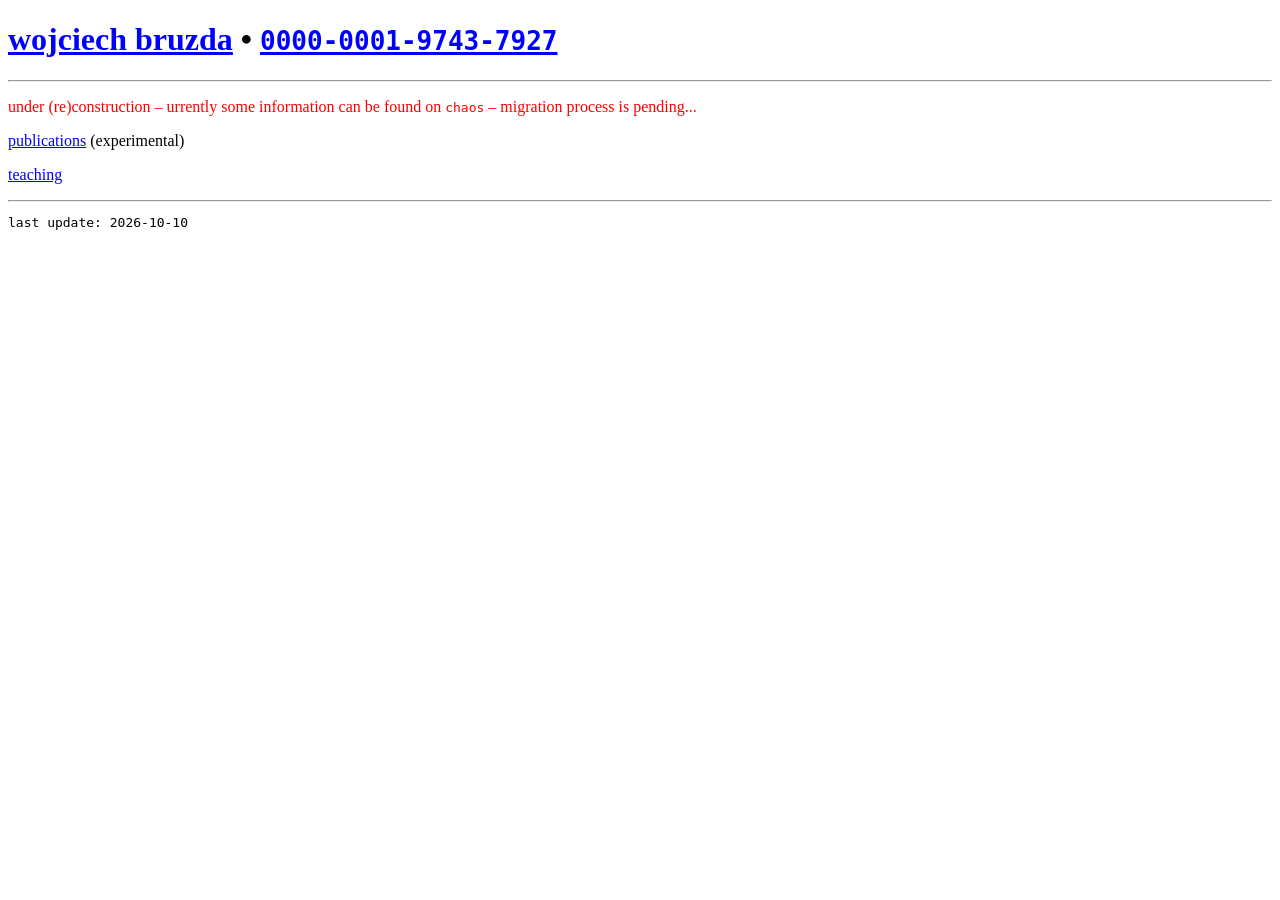
<file: index.html>
<!DOCTYPE html>
<html lang="en">
<head>
<title>wojciech bruzda (CFT PAN)</title>
<meta charset="UTF-8">
<link rel="stylesheet" href="index.css">
<!--base target="_blank"-->
</head>

<body>
<h1><a href="index.html">wojciech bruzda</a> &bull; <a href="https://orcid.org/0000-0001-9743-7927" target="_blank"><code>0000-0001-9743-7927</code></a> <!--&bull; <a href="https://www.webofscience.com/wos/author/record/KHW-7897-2024" target="_blank">WoS</a--></h1>

<hr>
<p class="alert">under (re)construction &ndash; urrently some information can be found on <code>chaos</code> &ndash; migration process is pending...</p>
<p><a href="publication_list.html">publications</a> (experimental)</p>
<p><a href="https://wojtek.cft.edu.pl/teaching">teaching</a></p>
<!--p>conferences</p-->
<hr>
<p id="last-update">last update: 2026-10-10</p>


  
</body>
</html>
</file>
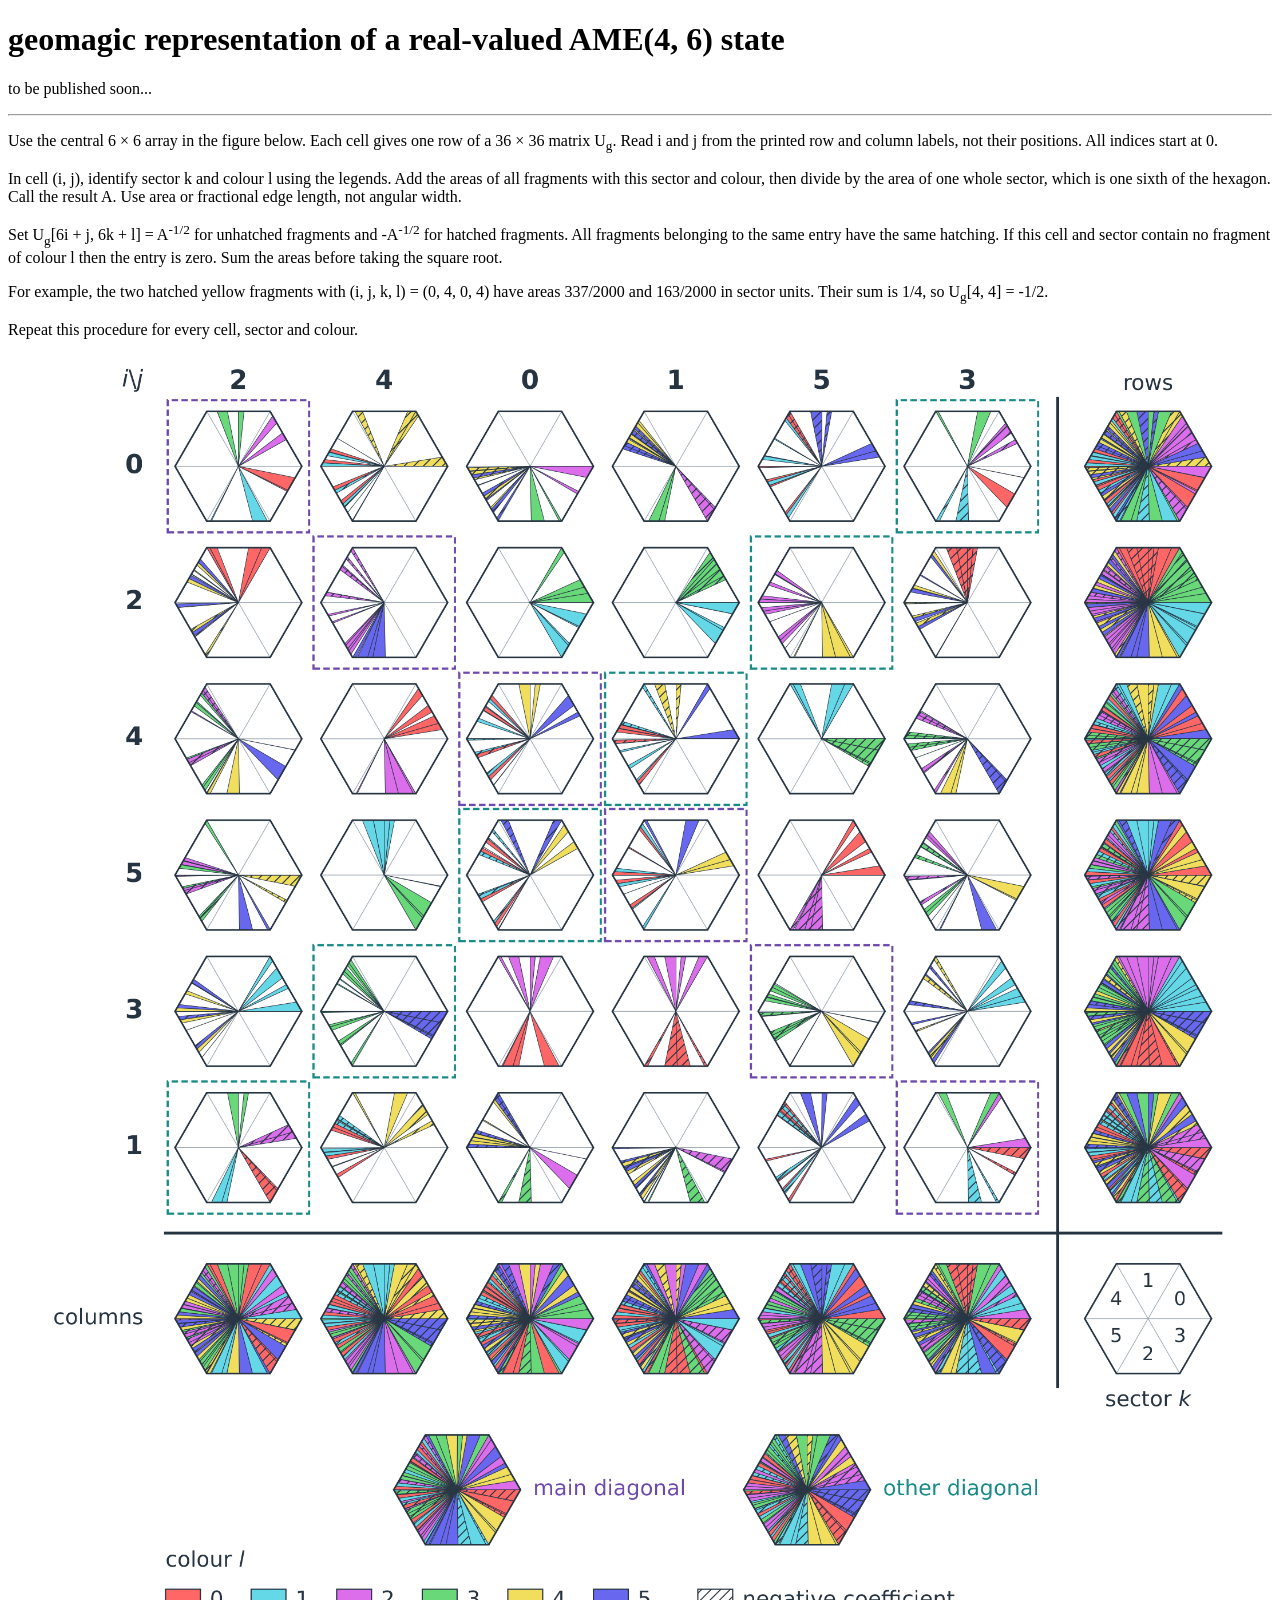
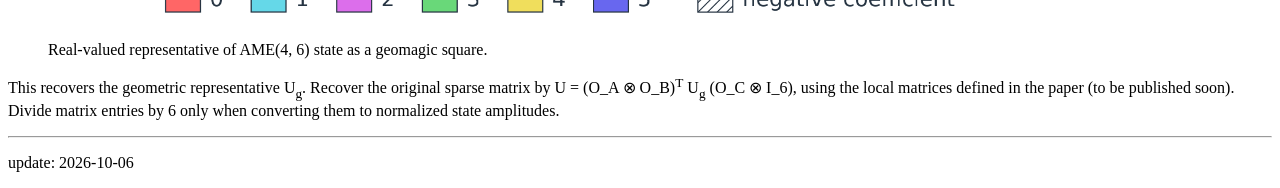
<file: AME46_geomagic.html>
<!DOCTYPE html>
<title>wojciech bruzda</title>
<meta charset="UTF-8">
<base target="_blank">
<style>
img{max-width:100%;}
</style>

<h1>geomagic representation of a real-valued AME(4, 6) state</h1>
<p>to be published soon...</p>
<hr>

<p>Use the central 6 &times; 6 array in the figure below. Each cell gives one row of a 36 &times; 36 matrix U<sub>g</sub>. Read i and j from the printed row and column labels, not their positions. All indices start at 0.</p>

<p>In cell (i, j), identify sector k and colour l using the legends. Add the areas of all fragments with this sector and colour, then divide by the area of one whole sector, which is one sixth of the hexagon. Call the result A. Use area or fractional edge length, not angular width.</p>

<p>Set U<sub>g</sub>[6i + j, 6k + l] = A<sup>-1/2</sup> for unhatched fragments and -A<sup>-1/2</sup> for hatched fragments. All fragments belonging to the same entry have the same hatching. If this cell and sector contain no fragment of colour l then the entry is zero. Sum the areas before taking the square root.</p>

<p>For example, the two hatched yellow fragments with (i, j, k, l) = (0, 4, 0, 4) have areas 337/2000 and 163/2000 in sector units. Their sum is 1/4, so U<sub>g</sub>[4, 4] = -1/2.</p>

<p>Repeat this procedure for every cell, sector and colour.</p>

<figure>
    <img src="AME46_geomagic_01.png" alt="real-valued representative of AME(4, 6) state as a geomagic square">
    <figcaption>
        Real-valued representative of AME(4, 6) state as a geomagic square.
    </figcaption>
</figure>

<p>This recovers the geometric representative U<sub>g</sub>. Recover the original sparse matrix by U = (O_A &otimes; O_B)<sup>T</sup> U<sub>g</sub> (O_C &otimes; I_6), using the local matrices defined in the paper (to be published soon). Divide matrix entries by 6 only when converting them to normalized state amplitudes.</p>

<hr>

<p>update: 2026-10-06</p>
</file>
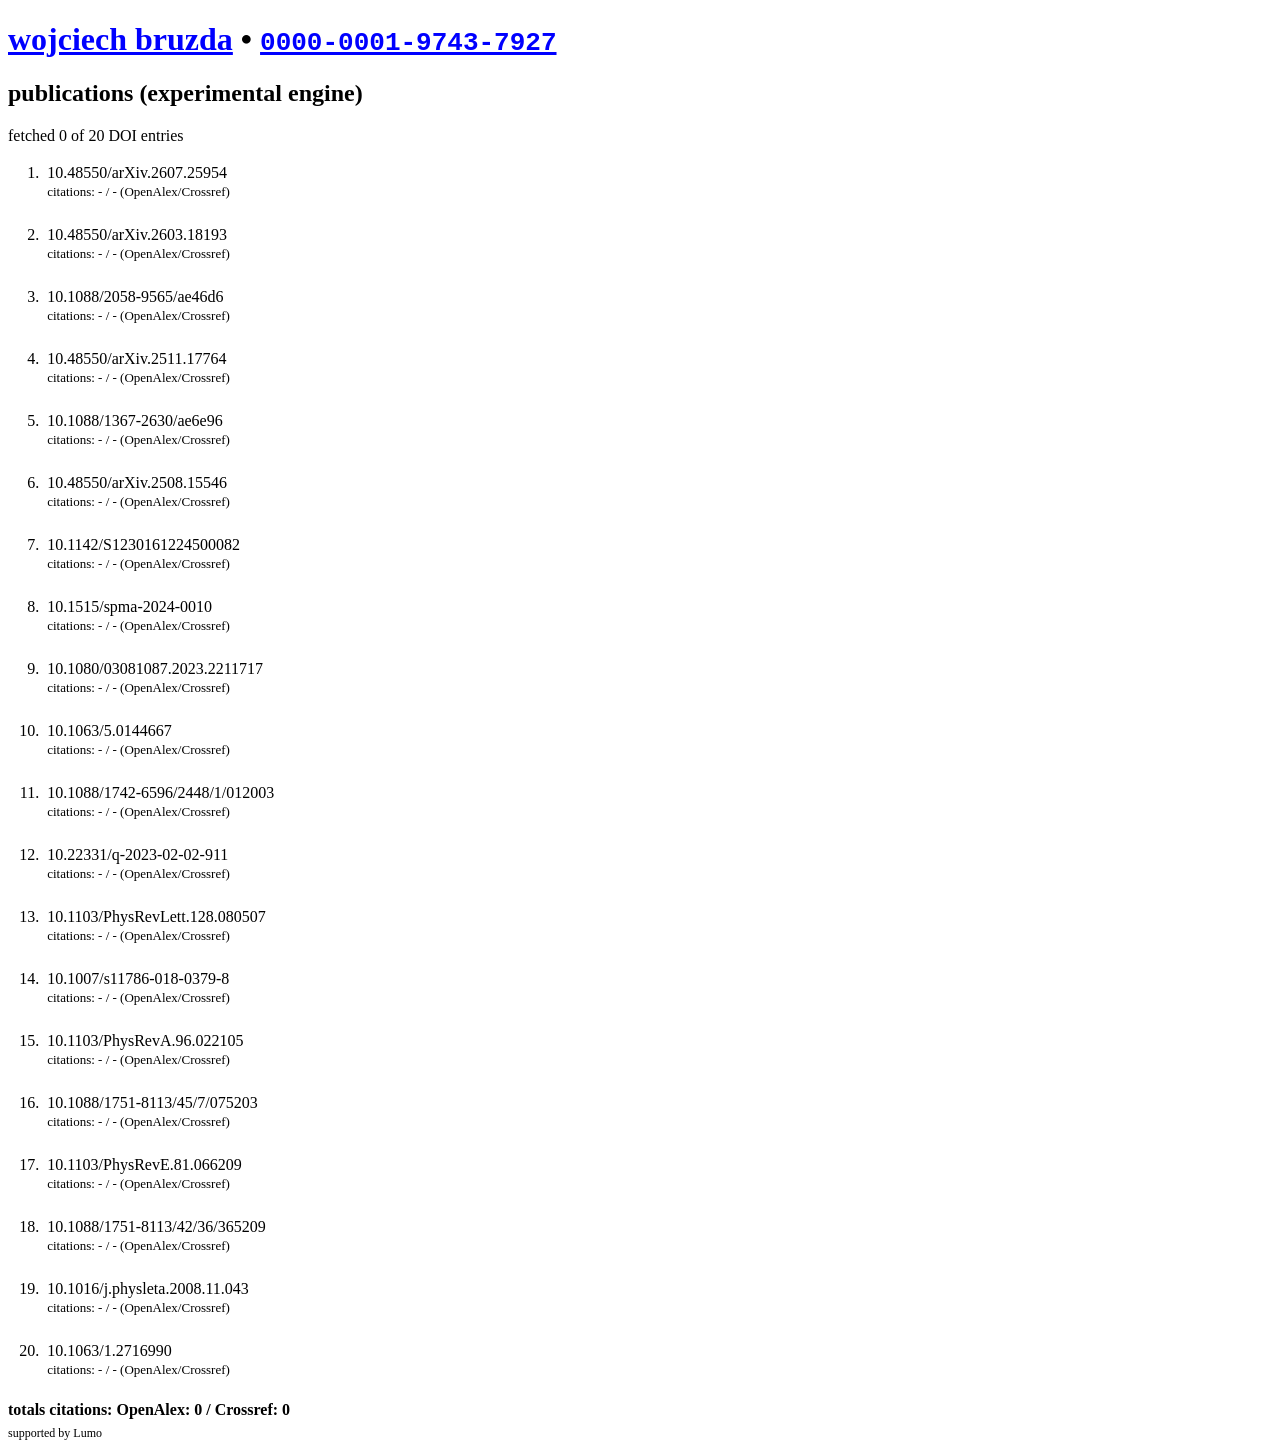
<file: publication_list.html>
<!DOCTYPE html>
<html lang="en">
<head>
<title>wojciech bruzda (CFT PAN)</title>
<meta name="viewport" content="width=device-width,initial-scale=1">
<!-- DOI citation lookup: OpenAlex and Crossref -->
<meta charset="UTF-8">
<link rel="stylesheet" href="index.css">
<!--base target="_blank"-->
</head>

<body>
<h1><a href="index.html">wojciech bruzda</a> &bull; <a href="https://orcid.org/0000-0001-9743-7927" target="_blank"><code>0000-0001-9743-7927</code></a> <!--&bull; <a href="https://www.webofscience.com/wos/author/record/KHW-7897-2024" target="_blank">WoS</a--></h1>
<h2>publications (experimental engine)</h2>
<p id="status" aria-live="polite">loading citation data automatically...</p>
<ol id="rows" class="references" aria-label="Publication citations"></ol>
<div id="summary" class="summary"></div>
<div class="source-note">supported by Lumo</div> <!-- if metadata cannot be fetched, the clickable DOI is shown instead -->
<script>
const HIGHLIGHTED_AUTHOR="Wojciech Bruzda";
const INPUTS=[
"10.48550/arXiv.2607.25954",
"10.48550/arXiv.2603.18193",
"10.1088/2058-9565/ae46d6",
"10.48550/arXiv.2511.17764",
"10.1088/1367-2630/ae6e96",
"10.48550/arXiv.2508.15546",
"10.1142/S1230161224500082",
"10.1515/spma-2024-0010",
//"10.48550/arXiv.2401.01671",
"10.1080/03081087.2023.2211717",
"10.1063/5.0144667",
"10.1088/1742-6596/2448/1/012003",
"10.22331/q-2023-02-02-911",
"10.1103/PhysRevLett.128.080507",
"10.1007/s11786-018-0379-8",
"10.1103/PhysRevA.96.022105",
"10.1088/1751-8113/45/7/075203",
"10.1103/PhysRevE.81.066209",
"10.1088/1751-8113/42/36/365209",
"10.1016/j.physleta.2008.11.043",
"10.1063/1.2716990"
];
const rows=document.getElementById("rows"),statusEl=document.getElementById("status"),summaryEl=document.getElementById("summary");
function normalizeDOI(v){const s=String(v).trim(),a=s.match(/arxiv\.org\/(?:abs|pdf)\/([^?#/]+?)(?:\.pdf)?(?:[?#]|$)/i);if(a)return`10.48550/arXiv.${a[1]}`;const d=s.match(/10\.\d{4,9}\/[\-._;()/:A-Z0-9]+/i);return d?d[0].replace(/[).,;]+$/,""):null}
function initials(g){return String(g||"").trim().split(/[\s-]+/).filter(Boolean).map(x=>Array.from(x.replace(/\./g,""))[0]).filter(Boolean).map(x=>x.toUpperCase()+".").join(" ")}
function crAuthors(w){return(w.author||[]).map(a=>[initials(a.given),a.family].filter(Boolean).join(" ")).filter(Boolean).join(", ")}
function oaAuthors(w){return(w.authorships||[]).map(a=>a.author?.display_name).filter(Boolean).join(", ")}
async function crossref(doi){const r=await fetch(`https://api.crossref.org/works/${encodeURIComponent(doi)}`);if(!r.ok)throw Error(`Crossref HTTP ${r.status}`);const w=(await r.json()).message;return{title:w.title?.[0]||"",authors:crAuthors(w),source:w["container-title"]?.[0]||w.publisher||"",volume:w.volume||"",issue:w.issue||"",pages:w.page||w["article-number"]||"",year:w.issued?.["date-parts"]?.[0]?.[0]||w.published?.["date-parts"]?.[0]?.[0]||"",citations:w["is-referenced-by-count"]??0}}
async function openalex(doi){const r=await fetch(`https://api.openalex.org/works/${encodeURIComponent(`https://doi.org/${doi}`)}`);if(!r.ok)throw Error(`OpenAlex HTTP ${r.status}`);const w=await r.json(),b=w.biblio||{};return{title:w.title||w.display_name||"",authors:oaAuthors(w),source:w.primary_location?.source?.display_name||"",volume:b.volume||"",issue:b.issue||"",pages:b.first_page?(b.last_page&&b.last_page!==b.first_page?`${b.first_page}–${b.last_page}`:b.first_page):"",year:w.publication_year||"",citations:w.cited_by_count??0}}
function journal(m){let x=m.source||"";if(m.volume)x+=(x?" ":"")+m.volume;if(m.issue)x+=`(${m.issue})`;if(m.pages)x+=(x?", ":"")+m.pages;return x}
function normalizedName(name){return String(name||"").normalize("NFD").replace(/[\u0300-\u036f]/g,"").replace(/\./g,"").replace(/\s+/g," ").trim().toLowerCase()}
function isHighlightedAuthor(name){
  const candidate=normalizedName(name),target=normalizedName(HIGHLIGHTED_AUTHOR);
  const c=candidate.split(" "),t=target.split(" "),candidateFamily=c.at(-1),targetFamily=t.at(-1);
  if(candidateFamily!==targetFamily)return false;
  const candidateGiven=c.slice(0,-1).join(""),targetGiven=t.slice(0,-1).join("");
  return candidateGiven===targetGiven||candidateGiven===targetGiven[0]||targetGiven===candidateGiven[0];
}
function appendAuthors(parent,authors){
  String(authors||"").split(",").map(x=>x.trim()).filter(Boolean).forEach((name,i,list)=>{
    const node=document.createElement(isHighlightedAuthor(name)?"strong":"span");
    node.textContent=name;parent.appendChild(node);
    if(i<list.length-1)parent.appendChild(document.createTextNode(", "));
  });
}
function show(input,doi,m,oa,cr){
  const li=document.createElement("li");li.className="publication";
  const line=document.createElement("div");line.className="reference-line";
  if(m){
    if(m.authors){appendAuthors(line,m.authors);line.appendChild(document.createTextNode("; "))}
    if(m.title)line.appendChild(document.createTextNode(`“${m.title}”, `));
    const j=journal(m);
    if(j){
      const link=document.createElement("a");link.className="journal-link";link.href=`https://doi.org/${doi}`;
      link.target="_blank";link.rel="noopener noreferrer";link.title=doi;link.textContent=j;line.appendChild(link);
      if(m.year)line.appendChild(document.createTextNode(` (${m.year})`));
    }else if(m.year)line.appendChild(document.createTextNode(`(${m.year})`));
  }else{
    const link=document.createElement("a");link.className="doi-link";link.href=doi?`https://doi.org/${doi}`:input;
    link.target="_blank";link.rel="noopener noreferrer";link.textContent=doi||input;line.appendChild(link);
    if(!doi)line.classList.add("error");
  }
  li.appendChild(line);
  const c=document.createElement("div");c.className="citation-line";
  c.textContent=`citations: ${oa??"-"} / ${cr??"-"} (OpenAlex/Crossref)`;li.appendChild(c);rows.appendChild(li);
}
async function lookup(input){const doi=normalizeDOI(input);if(!doi){show(input,null,null,null,null);return{valid:false,oa:0,cr:0}}const[a,b]=await Promise.allSettled([openalex(doi),crossref(doi)]),oa=a.status==="fulfilled"?a.value:null,cr=b.status==="fulfilled"?b.value:null,m=cr||oa;show(input,doi,m,oa?.citations,cr?.citations);return{valid:!!m,oa:oa?.citations||0,cr:cr?.citations||0}}
async function load(){rows.replaceChildren();const out=[];for(let i=0;i<INPUTS.length;i++){statusEl.textContent=`loading ${i+1} of ${INPUTS.length}...`;out.push(await lookup(INPUTS[i]))}const found=out.filter(x=>x.valid).length,oa=out.reduce((s,x)=>s+x.oa,0),cr=out.reduce((s,x)=>s+x.cr,0);statusEl.textContent=`fetched ${found} of ${INPUTS.length} DOI entries`;summaryEl.textContent=`totals citations: OpenAlex: ${oa.toLocaleString()} / Crossref: ${cr.toLocaleString()}`}
document.addEventListener("DOMContentLoaded",load);
</script>
</body>
</html>
</file>
<file: index.css>
li{margin-bottom:12px;}
.kcik{color:#6af;}
br{margin-bottom:4px;}
.ghost{color:#ccc;}
.alert{color:#f00;}
#last-update{font-family:monospace;}
.Q{color:#a325ff;}
.AGATES{color:#0d0;font-weight:bold;}
.new{background-color:#ff0;}
a{color:#00f;}

/* teaching */
.term{font-family:monospace;}
.information{font-family: monospace;}
.lecture-date{color:#aaa;}
.in-preparation{color:#ddd;}

/* publication list */
#status{margin:0 0 14px;color:var(--muted)}
.references{margin:0;padding-left:2.2rem}.publication{padding:5px 0 9px 4px}.publication::marker{color:var(--muted)}
.reference-line{display:block;color:var(--text)}.journal-link,.doi-link{color:var(--link);text-decoration:none}.journal-link:hover,.doi-link:hover{text-decoration:underline}
.citation-line{margin-top:2px;color:var(--muted);font-size:13px}.error{color:var(--error)}
.summary{margin-top:14px;font-weight:700}.source-note{margin-top:7px;color:var(--muted);font-size:12px}
</file>
